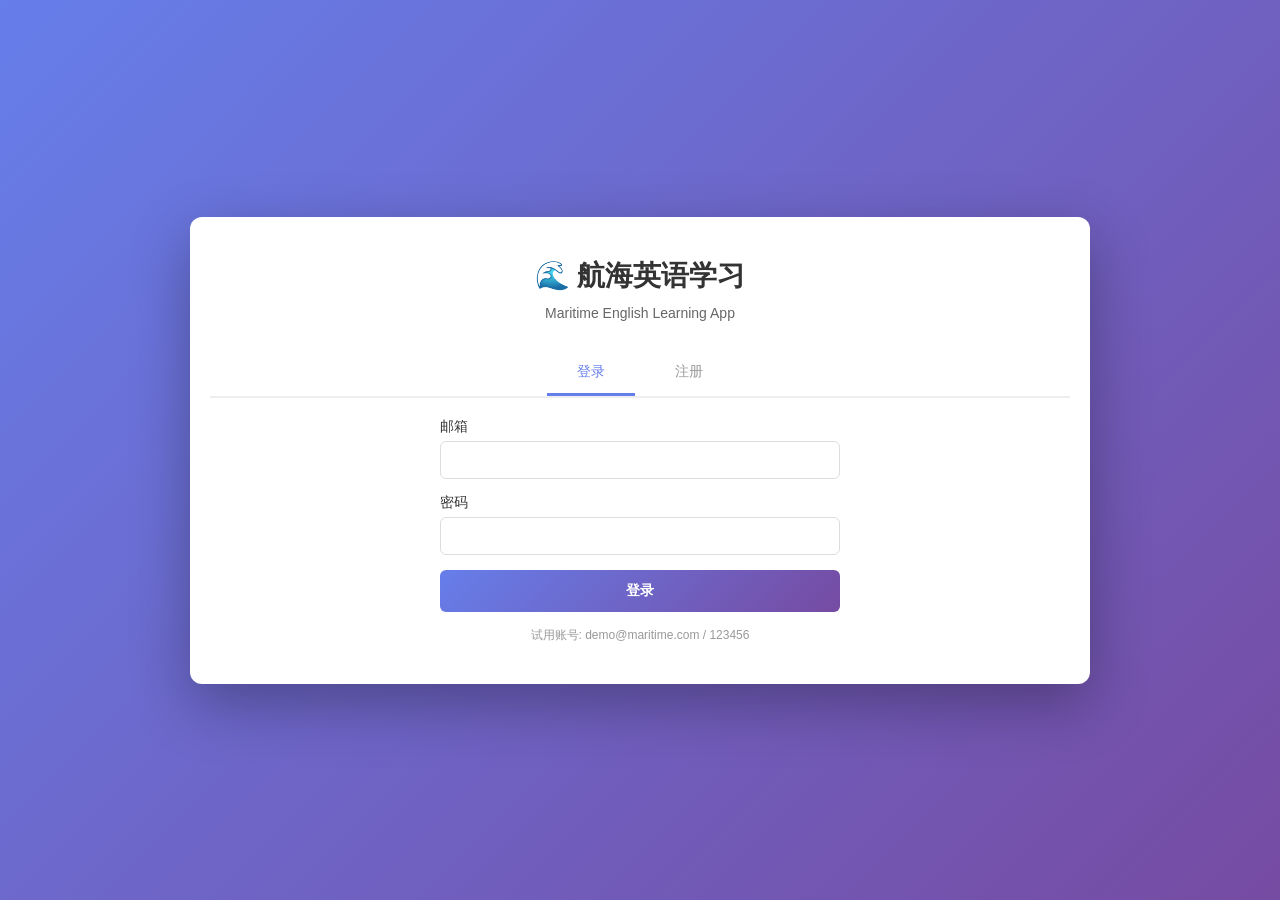
<file: index.html>
<!DOCTYPE html>
<html lang="zh-CN">
<head>
    <meta charset="UTF-8">
    <meta name="viewport" content="width=device-width, initial-scale=1.0">
    <title>航海英语学习应用</title>
    <style>
        /* 航海英语学习应用 - 样式表 */

        * {
            margin: 0;
            padding: 0;
            box-sizing: border-box;
        }

        body {
            font-family: 'Segoe UI', Tahoma, Geneva, Verdana, sans-serif;
            background: linear-gradient(135deg, #667eea 0%, #764ba2 100%);
            min-height: 100vh;
            display: flex;
            justify-content: center;
            align-items: center;
            padding: 20px;
        }

        .container {
            width: 100%;
            max-width: 900px;
            background: white;
            border-radius: 12px;
            box-shadow: 0 20px 60px rgba(0, 0, 0, 0.3);
            overflow: hidden;
        }

        /* ==================== 认证页面 ==================== */

        #authPage {
            display: none;
            padding: 40px 20px;
        }

        #authPage.active {
            display: block;
        }

        .auth-header {
            text-align: center;
            margin-bottom: 30px;
        }

        .auth-header h1 {
            font-size: 28px;
            color: #333;
            margin-bottom: 10px;
        }

        .auth-header p {
            color: #666;
            font-size: 14px;
        }

        .tab-buttons {
            display: flex;
            gap: 10px;
            justify-content: center;
            margin-bottom: 20px;
            border-bottom: 2px solid #eee;
        }

        .tab-btn {
            padding: 12px 30px;
            border: none;
            background: none;
            cursor: pointer;
            font-size: 14px;
            font-weight: 500;
            color: #999;
            border-bottom: 3px solid transparent;
            transition: all 0.3s;
        }

        .tab-btn:hover {
            color: #667eea;
        }

        .tab-btn.active {
            color: #667eea;
            border-bottom-color: #667eea;
        }

        .auth-forms {
            max-width: 400px;
            margin: 0 auto;
        }

        .auth-form {
            display: none;
        }

        .auth-form.active {
            display: block;
        }

        .form-group {
            margin-bottom: 15px;
        }

        .form-group label {
            display: block;
            margin-bottom: 5px;
            color: #333;
            font-size: 14px;
            font-weight: 500;
        }

        .form-group input {
            width: 100%;
            padding: 10px 12px;
            border: 1px solid #ddd;
            border-radius: 6px;
            font-size: 14px;
            transition: border-color 0.3s;
        }

        .form-group input:focus {
            outline: none;
            border-color: #667eea;
            box-shadow: 0 0 0 3px rgba(102, 126, 234, 0.1);
        }

        .btn-submit {
            width: 100%;
            padding: 12px;
            background: linear-gradient(135deg, #667eea 0%, #764ba2 100%);
            color: white;
            border: none;
            border-radius: 6px;
            font-size: 14px;
            font-weight: 600;
            cursor: pointer;
            transition: transform 0.2s;
        }

        .btn-submit:hover {
            transform: translateY(-2px);
        }

        .btn-submit:active {
            transform: translateY(0);
        }

        /* ==================== 主页面 ==================== */

        #mainPage {
            display: none;
        }

        #mainPage.active {
            display: flex;
            flex-direction: column;
            height: 100vh;
        }

        .header {
            background: linear-gradient(135deg, #667eea 0%, #764ba2 100%);
            color: white;
            padding: 20px;
            display: flex;
            justify-content: space-between;
            align-items: center;
        }

        .header-title {
            font-size: 20px;
            font-weight: 600;
        }

        .header-info {
            display: flex;
            align-items: center;
            gap: 15px;
        }

        .user-name {
            font-size: 14px;
        }

        #logoutBtn {
            background: rgba(255, 255, 255, 0.2);
            color: white;
            border: 1px solid rgba(255, 255, 255, 0.3);
            padding: 8px 16px;
            border-radius: 6px;
            cursor: pointer;
            font-size: 12px;
            transition: background 0.3s;
        }

        #logoutBtn:hover {
            background: rgba(255, 255, 255, 0.3);
        }

        .navigation {
            display: flex;
            background: #f5f5f5;
            border-bottom: 1px solid #ddd;
        }

        .nav-btn {
            flex: 1;
            padding: 15px;
            border: none;
            background: none;
            cursor: pointer;
            font-size: 14px;
            font-weight: 500;
            color: #666;
            transition: all 0.3s;
            border-bottom: 3px solid transparent;
        }

        .nav-btn:hover {
            background: #f0f0f0;
            color: #667eea;
        }

        .nav-btn.active {
            color: #667eea;
            border-bottom-color: #667eea;
            background: white;
        }

        .content {
            flex: 1;
            overflow-y: auto;
            padding: 30px;
        }

        .module {
            display: none;
        }

        .module.active {
            display: block;
        }

        /* ==================== 词汇学习模块 ==================== */

        .vocabulary-container {
            max-width: 600px;
            margin: 0 auto;
        }

        .filter-section {
            margin-bottom: 30px;
        }

        #categoryFilter {
            width: 100%;
            padding: 10px;
            border: 1px solid #ddd;
            border-radius: 6px;
            font-size: 14px;
        }

        .word-card {
            background: linear-gradient(135deg, #667eea 0%, #764ba2 100%);
            color: white;
            padding: 30px;
            border-radius: 12px;
            margin-bottom: 20px;
            text-align: center;
        }

        .word-english {
            font-size: 36px;
            font-weight: bold;
            margin-bottom: 10px;
        }

        .word-pronunciation {
            font-size: 16px;
            opacity: 0.9;
            margin-bottom: 15px;
            font-style: italic;
        }

        .word-details {
            font-size: 14px;
            margin-bottom: 15px;
            padding: 15px;
            background: rgba(255, 255, 255, 0.1);
            border-radius: 8px;
        }

        .word-part {
            font-weight: 600;
            margin-bottom: 5px;
        }

        .word-chinese {
            font-size: 18px;
            margin-bottom: 10px;
        }

        .word-example {
            font-size: 13px;
            font-style: italic;
            opacity: 0.95;
        }

        .progress-section {
            margin-bottom: 20px;
        }

        .progress-bar {
            width: 100%;
            height: 8px;
            background: #eee;
            border-radius: 4px;
            overflow: hidden;
            margin-bottom: 10px;
        }

        .progress-fill {
            height: 100%;
            background: linear-gradient(90deg, #667eea 0%, #764ba2 100%);
            transition: width 0.3s;
        }

        .progress-text {
            font-size: 12px;
            color: #666;
            text-align: center;
        }

        .word-actions {
            display: flex;
            gap: 10px;
            margin-bottom: 20px;
        }

        .btn-action {
            flex: 1;
            padding: 12px;
            border: 2px solid #ddd;
            background: white;
            border-radius: 6px;
            cursor: pointer;
            font-size: 14px;
            font-weight: 600;
            transition: all 0.3s;
        }

        .btn-action:hover {
            border-color: #667eea;
            color: #667eea;
        }

        #btnKnown {
            border-color: #52c41a;
            color: #52c41a;
        }

        #btnKnown:hover {
            background: #f6ffed;
        }

        #btnUnknown {
            border-color: #ff4d4f;
            color: #ff4d4f;
        }

        #btnUnknown:hover {
            background: #fff1f0;
        }

        #pronounceBtn {
            padding: 12px 24px;
            background: #667eea;
            color: white;
            border: none;
            border-radius: 6px;
            cursor: pointer;
            font-size: 14px;
            font-weight: 600;
            transition: background 0.3s;
            width: 100%;
        }

        #pronounceBtn:hover {
            background: #764ba2;
        }

        /* ==================== 口语练习模块 ==================== */

        .speaking-container {
            max-width: 600px;
            margin: 0 auto;
        }

        .speaking-word-card {
            background: linear-gradient(135deg, #52c41a 0%, #1890ff 100%);
            color: white;
            padding: 30px;
            border-radius: 12px;
            margin-bottom: 30px;
            text-align: center;
        }

        .speaking-word-title {
            font-size: 14px;
            opacity: 0.9;
            margin-bottom: 10px;
        }

        .speaking-word {
            font-size: 36px;
            font-weight: bold;
            margin-bottom: 15px;
        }

        .speaking-translation {
            font-size: 16px;
        }

        .speaking-controls {
            display: flex;
            gap: 10px;
            margin-bottom: 20px;
        }

        .btn-control {
            flex: 1;
            padding: 12px;
            border: none;
            border-radius: 6px;
            cursor: pointer;
            font-size: 14px;
            font-weight: 600;
            transition: all 0.3s;
        }

        #btnRecord {
            background: #ff4d4f;
            color: white;
        }

        #btnRecord:hover {
            opacity: 0.9;
        }

        #btnStopRecord {
            display: none;
            background: #ff7a45;
            color: white;
        }

        #btnPlayAudio {
            background: #1890ff;
            color: white;
        }

        #btnPlayAudio:hover {
            opacity: 0.9;
        }

        #recordingInfo {
            display: none;
            text-align: center;
            color: #ff4d4f;
            font-size: 14px;
            margin-bottom: 10px;
        }

        #recordingPlayback {
            display: none;
            background: #f5f5f5;
            padding: 20px;
            border-radius: 8px;
            margin-bottom: 20px;
        }

        .playback-controls {
            display: flex;
            gap: 10px;
            margin-bottom: 15px;
        }

        #btnPlayback,
        #btnClear {
            flex: 1;
            padding: 10px;
            border: none;
            border-radius: 6px;
            cursor: pointer;
            font-size: 13px;
            font-weight: 600;
            transition: all 0.3s;
        }

        #btnPlayback {
            background: #1890ff;
            color: white;
        }

        #btnClear {
            background: #ddd;
            color: #666;
        }

        #speechScore {
            display: none;
            background: linear-gradient(135deg, #ffd89b 0%, #19ccff 100%);
            padding: 20px;
            border-radius: 8px;
            text-align: center;
            margin-bottom: 20px;
        }

        .score-title {
            font-size: 14px;
            color: #666;
            margin-bottom: 10px;
        }

        .score-value {
            font-size: 36px;
            font-weight: bold;
            color: #ff4d4f;
            margin-bottom: 10px;
        }

        .score-feedback {
            font-size: 14px;
            color: #666;
        }

        #btnNextSpeaking {
            width: 100%;
            padding: 12px;
            background: #667eea;
            color: white;
            border: none;
            border-radius: 6px;
            cursor: pointer;
            font-size: 14px;
            font-weight: 600;
            transition: background 0.3s;
        }

        #btnNextSpeaking:hover {
            background: #764ba2;
        }

        /* ==================== 听力训练模块 ==================== */

        .listening-container {
            max-width: 600px;
            margin: 0 auto;
        }

        .listening-question-card {
            background: linear-gradient(135deg, #ff7a45 0%, #ff49db 100%);
            color: white;
            padding: 30px;
            border-radius: 12px;
            margin-bottom: 30px;
            text-align: center;
        }

        #listeningQuestion {
            font-size: 16px;
            margin-bottom: 20px;
        }

        #btnPlayListening {
            background: rgba(255, 255, 255, 0.2);
            color: white;
            border: 2px solid white;
            padding: 10px 20px;
            border-radius: 6px;
            cursor: pointer;
            font-size: 14px;
            font-weight: 600;
            transition: all 0.3s;
        }

        #btnPlayListening:hover {
            background: rgba(255, 255, 255, 0.3);
        }

        .options {
            display: flex;
            flex-direction: column;
            gap: 12px;
            margin-bottom: 20px;
        }

        .option-btn {
            padding: 15px;
            border: 2px solid #ddd;
            background: white;
            border-radius: 6px;
            cursor: pointer;
            font-size: 14px;
            font-weight: 500;
            text-align: left;
            transition: all 0.3s;
        }

        .option-btn:hover {
            border-color: #667eea;
        }

        .option-btn.correct {
            background: #f6ffed;
            border-color: #52c41a;
            color: #52c41a;
        }

        .option-btn.incorrect {
            background: #fff1f0;
            border-color: #ff4d4f;
            color: #ff4d4f;
        }

        .option-btn:disabled {
            cursor: not-allowed;
        }

        #listeningResult {
            display: none;
            background: #f5f5f5;
            padding: 15px;
            border-radius: 8px;
            margin-bottom: 20px;
            text-align: center;
        }

        #resultText {
            font-size: 18px;
            font-weight: 600;
            margin-bottom: 15px;
        }

        #btnNextListening {
            width: 100%;
            padding: 12px;
            background: #667eea;
            color: white;
            border: none;
            border-radius: 6px;
            cursor: pointer;
            font-size: 14px;
            font-weight: 600;
            transition: background 0.3s;
        }

        #btnNextListening:hover {
            background: #764ba2;
        }

        /* ==================== 学习进度模块 ==================== */

        .progress-container {
            max-width: 700px;
            margin: 0 auto;
        }

        .stats-grid {
            display: grid;
            grid-template-columns: repeat(auto-fit, minmax(150px, 1fr));
            gap: 15px;
            margin-bottom: 30px;
        }

        .stat-card {
            background: linear-gradient(135deg, #667eea 0%, #764ba2 100%);
            color: white;
            padding: 20px;
            border-radius: 8px;
            text-align: center;
        }

        .stat-value {
            font-size: 28px;
            font-weight: bold;
            margin-bottom: 5px;
        }

        .stat-label {
            font-size: 12px;
            opacity: 0.9;
        }

        .progress-section-title {
            font-size: 16px;
            font-weight: 600;
            color: #333;
            margin-bottom: 15px;
            margin-top: 30px;
        }

        .category-item {
            background: #f5f5f5;
            padding: 15px;
            border-radius: 8px;
            margin-bottom: 12px;
        }

        .category-name {
            display: flex;
            justify-content: space-between;
            margin-bottom: 10px;
            font-size: 14px;
            font-weight: 500;
        }

        .category-progress-bar {
            width: 100%;
            height: 6px;
            background: #ddd;
            border-radius: 3px;
            overflow: hidden;
        }

        .category-progress-fill {
            height: 100%;
            background: linear-gradient(90deg, #667eea 0%, #764ba2 100%);
            transition: width 0.3s;
        }

        .recent-item {
            display: flex;
            justify-content: space-between;
            padding: 12px 0;
            border-bottom: 1px solid #eee;
            font-size: 13px;
        }

        .recent-item:last-child {
            border-bottom: none;
        }

        .recent-item .word {
            font-weight: 600;
            color: #333;
        }

        .recent-item .time {
            color: #999;
        }

        /* ==================== 响应式设计 ==================== */

        @media (max-width: 768px) {
            .container {
                border-radius: 0;
            }

            #mainPage.active {
                height: auto;
            }

            .content {
                padding: 20px;
            }

            .word-english {
                font-size: 28px;
            }

            .stats-grid {
                grid-template-columns: repeat(2, 1fr);
            }

            .header {
                flex-wrap: wrap;
            }

            .navigation {
                flex-wrap: wrap;
            }

            .nav-btn {
                flex: 0 1 auto;
            }
        }
    </style>
</head>
<body>
    <div class="container">
        <!-- ============ 认证页面 ============ -->
        <div id="authPage" class="auth-container">
            <div class="auth-header">
                <h1>🌊 航海英语学习</h1>
                <p>Maritime English Learning App</p>
            </div>

            <div class="tab-buttons">
                <button class="tab-btn active" data-tab="login">登录</button>
                <button class="tab-btn" data-tab="register">注册</button>
            </div>

            <div class="auth-forms">
                <!-- 登录表单 -->
                <form id="loginForm" class="auth-form active">
                    <div class="form-group">
                        <label for="loginEmail">邮箱</label>
                        <input type="email" id="loginEmail" required>
                    </div>
                    <div class="form-group">
                        <label for="loginPassword">密码</label>
                        <input type="password" id="loginPassword" required>
                    </div>
                    <button type="submit" class="btn-submit">登录</button>
                    <div style="text-align: center; margin-top: 15px; font-size: 12px; color: #999;">
                        试用账号: demo@maritime.com / 123456
                    </div>
                </form>

                <!-- 注册表单 -->
                <form id="registerForm" class="auth-form">
                    <div class="form-group">
                        <label for="registerUsername">用户名</label>
                        <input type="text" id="registerUsername" required>
                    </div>
                    <div class="form-group">
                        <label for="registerEmail">邮箱</label>
                        <input type="email" id="registerEmail" required>
                    </div>
                    <div class="form-group">
                        <label for="registerPassword">密码</label>
                        <input type="password" id="registerPassword" required>
                    </div>
                    <div class="form-group">
                        <label for="registerPassword2">确认密码</label>
                        <input type="password" id="registerPassword2" required>
                    </div>
                    <button type="submit" class="btn-submit">注册</button>
                </form>
            </div>
        </div>

        <!-- ============ 主页面 ============ -->
        <div id="mainPage">
            <!-- 头部 -->
            <div class="header">
                <div class="header-title">🌊 航海英语学习</div>
                <div class="header-info">
                    <span class="user-name">欢迎, <span id="userName"></span></span>
                    <button id="logoutBtn">退出登录</button>
                </div>
            </div>

            <!-- 导航栏 -->
            <div class="navigation">
                <button class="nav-btn active" data-module="vocabulary">📚 词汇学习</button>
                <button class="nav-btn" data-module="speaking">🎤 口语练习</button>
                <button class="nav-btn" data-module="listening">👂 听力训练</button>
                <button class="nav-btn" data-module="progress">📊 学习进度</button>
            </div>

            <!-- 内容区域 -->
            <div class="content">
                <!-- 词汇学习模块 -->
                <div id="vocabularyModule" class="module active">
                    <div class="vocabulary-container">
                        <div class="filter-section">
                            <label style="font-weight: 600; display: block; margin-bottom: 8px;">选择分类:</label>
                            <select id="categoryFilter">
                                <option value="">所有分类</option>
                                <option value="通用术语">通用术语</option>
                                <option value="天气条件">天气条件</option>
                                <option value="船舶操作">船舶操作</option>
                                <option value="紧急情况">紧急情况</option>
                                <option value="通讯术语">通讯术语</option>
                                <option value="导航设备">导航设备</option>
                            </select>
                        </div>

                        <div class="progress-section">
                            <div class="progress-bar">
                                <div id="progressFill" class="progress-fill"></div>
                            </div>
                            <div class="progress-text">
                                进度: <span id="wordCounter">0/0</span>
                            </div>
                        </div>

                        <div class="word-card">
                            <div class="word-english" id="wordEnglish">Word</div>
                            <div class="word-pronunciation" id="wordPronunciation">/prəˈnansiˈeɪʃn/</div>
                            <div class="word-details">
                                <div class="word-part" id="wordPart">n.</div>
                                <div class="word-chinese" id="wordChinese">词义</div>
                                <div class="word-example" id="wordExample">例句</div>
                            </div>
                        </div>

                        <div class="word-actions">
                            <button id="pronounceBtn">🔊 发音</button>
                        </div>

                        <div class="word-actions">
                            <button id="btnKnown" class="btn-action">✓ 认识</button>
                            <button id="btnUnknown" class="btn-action">✗ 不认识</button>
                        </div>
                    </div>
                </div>

                <!-- 口语练习模块 -->
                <div id="speakingModule" class="module">
                    <div class="speaking-container">
                        <div class="speaking-word-card">
                            <div class="speaking-word-title">请跟读以下单词:</div>
                            <div class="speaking-word" id="speakingWord">Word</div>
                            <div class="speaking-translation" id="speakingTranslation">译文</div>
                        </div>

                        <div class="speaking-controls">
                            <button id="btnRecord" class="btn-control">🔴 开始录音</button>
                            <button id="btnStopRecord" class="btn-control">⏹ 停止录音</button>
                            <button id="btnPlayAudio" class="btn-control">🔊 播放发音</button>
                        </div>

                        <div id="recordingInfo">正在录音...</div>

                        <div id="recordingPlayback">
                            <p style="margin-bottom: 10px; font-weight: 600;">您的录音:</p>
                            <div class="playback-controls">
                                <button id="btnPlayback">▶ 播放录音</button>
                                <button id="btnClear">🗑 清除</button>
                            </div>
                        </div>

                        <div id="speechScore">
                            <div class="score-title">评分</div>
                            <div class="score-value" id="scoreValue">0</div>
                            <div class="score-feedback">很好的发音!</div>
                        </div>

                        <button id="btnNextSpeaking">下一个单词 →</button>
                    </div>
                </div>

                <!-- 听力训练模块 -->
                <div id="listeningModule" class="module">
                    <div class="listening-container">
                        <div class="listening-question-card">
                            <div id="listeningQuestion">你将听到英文单词，请选择它的中文翻译</div>
                            <button id="btnPlayListening">🔊 播放音频</button>
                        </div>

                        <div class="options">
                            <button class="option-btn" data-index="0">A. 选项1</button>
                            <button class="option-btn" data-index="1">B. 选项2</button>
                            <button class="option-btn" data-index="2">C. 选项3</button>
                            <button class="option-btn" data-index="3">D. 选项4</button>
                        </div>

                        <div id="listeningResult">
                            <div id="resultText">✅ 正确!</div>
                        </div>

                        <button id="btnNextListening">下一题 →</button>
                    </div>
                </div>

                <!-- 学习进度模块 -->
                <div id="progressModule" class="module">
                    <div class="progress-container">
                        <h2 style="margin-bottom: 20px; color: #333;">📊 学习统计</h2>

                        <div class="stats-grid">
                            <div class="stat-card">
                                <div class="stat-value" id="totalWords">0</div>
                                <div class="stat-label">总词汇数</div>
                            </div>
                            <div class="stat-card">
                                <div class="stat-value" id="masteredWords">0</div>
                                <div class="stat-label">已掌握</div>
                            </div>
                            <div class="stat-card">
                                <div class="stat-value" id="progressPercentage">0%</div>
                                <div class="stat-label">完成度</div>
                            </div>
                            <div class="stat-card">
                                <div class="stat-value" id="learningDays">1</div>
                                <div class="stat-label">学习天数</div>
                            </div>
                        </div>

                        <h3 class="progress-section-title">分类进度</h3>
                        <div id="categoryProgress"></div>

                        <h3 class="progress-section-title">最近学习</h3>
                        <div id="recentList"></div>
                    </div>
                </div>
            </div>
        </div>
    </div>

    <script>
        // 航海英语词汇数据库
        const ALL_VOCABULARY = [
            // 通用航海术语
            { english: 'Port', pronunciation: '/pɔːrt/', category: '通用术语', part: 'n.', chinese: '港口', example: 'The ship is heading to the port.' },
            { english: 'Starboard', pronunciation: '/ˈstɑːrbərd/', category: '通用术语', part: 'n.', chinese: '右舷', example: 'Turn to starboard to avoid the rocks.' },
            { english: 'Bow', pronunciation: '/baʊ/', category: '通用术语', part: 'n.', chinese: '船头', example: 'The bow of the ship cuts through the water.' },
            { english: 'Stern', pronunciation: '/stɜːrn/', category: '通用术语', part: 'n.', chinese: '船尾', example: 'The captain stands at the stern.' },
            { english: 'Anchor', pronunciation: '/ˈæŋkər/', category: '通用术语', part: 'n.', chinese: '锚', example: 'Drop the anchor in the shallow water.' },
            { english: 'Deck', pronunciation: '/dek/', category: '通用术语', part: 'n.', chinese: '甲板', example: 'Sailors work on the deck.' },
            { english: 'Hull', pronunciation: '/hʌl/', category: '通用术语', part: 'n.', chinese: '船身', example: 'The hull is damaged by the collision.' },
            { english: 'Cargo', pronunciation: '/ˈkɑːrɡoʊ/', category: '通用术语', part: 'n.', chinese: '货物', example: 'The ship is loaded with cargo.' },
            { english: 'Crew', pronunciation: '/kruː/', category: '通用术语', part: 'n.', chinese: '船员', example: 'The crew of 50 sailed across the ocean.' },
            { english: 'Navigation', pronunciation: '/ˌnævɪˈɡeɪʃn/', category: '通用术语', part: 'n.', chinese: '航行', example: 'Modern navigation uses GPS technology.' },

            // 天气和海况
            { english: 'Storm', pronunciation: '/stɔːrm/', category: '天气条件', part: 'n.', chinese: '风暴', example: 'A severe storm is approaching.' },
            { english: 'Wave', pronunciation: '/weɪv/', category: '天气条件', part: 'n.', chinese: '波浪', example: 'Large waves can damage the ship.' },
            { english: 'Wind', pronunciation: '/wɪnd/', category: '天气条件', part: 'n.', chinese: '风', example: 'The wind speed is 30 knots.' },
            { english: 'Fog', pronunciation: '/fɔːɡ/', category: '天气条件', part: 'n.', chinese: '雾', example: 'Dense fog reduced visibility to 100 meters.' },
            { english: 'Tide', pronunciation: '/taɪd/', category: '天气条件', part: 'n.', chinese: '潮汐', example: 'High tide occurs twice a day.' },
            { english: 'Current', pronunciation: '/ˈkɜːrənt/', category: '天气条件', part: 'n.', chinese: '洋流', example: 'The current is strong in this area.' },
            { english: 'Reef', pronunciation: '/riːf/', category: '天气条件', part: 'n.', chinese: '礁石', example: 'Avoid the coral reef.' },
            { english: 'Squall', pronunciation: '/skwɔːl/', category: '天气条件', part: 'n.', chinese: '风暴', example: 'A sudden squall struck the ship.' },

            // 船舶操作
            { english: 'Hoist', pronunciation: '/hɔɪst/', category: '船舶操作', part: 'v.', chinese: '升起', example: 'Hoist the sails to catch the wind.' },
            { english: 'Lower', pronunciation: '/ˈloʊər/', category: '船舶操作', part: 'v.', chinese: '放低', example: 'Lower the lifeboat.' },
            { english: 'Moor', pronunciation: '/mɔːr/', category: '船舶操作', part: 'v.', chinese: '系泊', example: 'Moor the ship at the dock.' },
            { english: 'Dock', pronunciation: '/dɑːk/', category: '船舶操作', part: 'v.', chinese: '停靠', example: 'The ship will dock in two hours.' },
            { english: 'Berth', pronunciation: '/bɜːrθ/', category: '船舶操作', part: 'n.', chinese: '泊位', example: 'We need to find a berth for the ship.' },
            { english: 'Helm', pronunciation: '/helm/', category: '船舶操作', part: 'n.', chinese: '舵', example: 'Take the helm and steer the ship.' },
            { english: 'Steer', pronunciation: '/stɪr/', category: '船舶操作', part: 'v.', chinese: '操舵', example: 'Steer north by the compass.' },
            { english: 'Course', pronunciation: '/kɔːrs/', category: '船舶操作', part: 'n.', chinese: '航向', example: 'Change course to avoid the storm.' },

            // 紧急情况
            { english: 'Distress', pronunciation: '/dɪˈstres/', category: '紧急情况', part: 'n.', chinese: '遇险', example: 'Send a distress signal immediately.' },
            { english: 'Abandon ship', pronunciation: '/əˈbændən ʃɪp/', category: '紧急情况', part: 'phrase', chinese: '弃船', example: 'The captain ordered to abandon ship.' },
            { english: 'Lifeboat', pronunciation: '/ˈlaɪfboʊt/', category: '紧急情况', part: 'n.', chinese: '救生艇', example: 'Get to the lifeboat immediately.' },
            { english: 'Rescue', pronunciation: '/ˈreskjuː/', category: '紧急情况', part: 'n.', chinese: '救援', example: 'The rescue team arrived within minutes.' },
            { english: 'Collision', pronunciation: '/kəˈlɪʒn/', category: '紧急情况', part: 'n.', chinese: '碰撞', example: 'There was a collision near the harbor.' },
            { english: 'Leak', pronunciation: '/liːk/', category: '紧急情况', part: 'n.', chinese: '漏水', example: 'The hull has a serious leak.' },
            { english: 'Injury', pronunciation: '/ˈɪndʒəri/', category: '紧急情况', part: 'n.', chinese: '受伤', example: 'There are several crew members with injuries.' },
            { english: 'Medical', pronunciation: '/ˈmedɪkl/', category: '紧急情况', part: 'adj.', chinese: '医疗的', example: 'We need medical assistance immediately.' },

            // 通讯术语
            { english: 'Radio', pronunciation: '/ˈreɪdioʊ/', category: '通讯术语', part: 'n.', chinese: '无线电', example: 'Contact the harbor by radio.' },
            { english: 'Channel', pronunciation: '/ˈtʃænl/', category: '通讯术语', part: 'n.', chinese: '频道', example: 'Switch to Channel 16 for emergencies.' },
            { english: 'Transmit', pronunciation: '/trænzˈmɪt/', category: '通讯术语', part: 'v.', chinese: '传送', example: 'Transmit the message at once.' },
            { english: 'Receive', pronunciation: '/rɪˈsiːv/', category: '通讯术语', part: 'v.', chinese: '接收', example: 'We receive the signal clearly.' },
            { english: 'Signal', pronunciation: '/ˈsɪɡnəl/', category: '通讯术语', part: 'n.', chinese: '信号', example: 'The signal is weak.' },
            { english: 'Message', pronunciation: '/ˈmesɪdʒ/', category: '通讯术语', part: 'n.', chinese: '信息', example: 'Important message from the captain.' },

            // 基础航海
            { english: 'Compass', pronunciation: '/ˈkʌmpəs/', category: '导航设备', part: 'n.', chinese: '指南针', example: 'Check the compass to verify the direction.' },
            { english: 'Chart', pronunciation: '/tʃɑːrt/', category: '导航设备', part: 'n.', chinese: '海图', example: 'Study the chart before sailing.' },
            { english: 'Latitude', pronunciation: '/ˈlætɪtuːd/', category: '导航设备', part: 'n.', chinese: '纬度', example: 'Our latitude is 40 degrees north.' },
            { english: 'Longitude', pronunciation: '/ˈlɑːndʒɪtuːd/', category: '导航设备', part: 'n.', chinese: '经度', example: 'Mark the longitude on the map.' },
            { english: 'Speed', pronunciation: '/spiːd/', category: '导航设备', part: 'n.', chinese: '速度', example: 'Reduce speed in shallow water.' },
            { english: 'Depth', pronunciation: '/depθ/', category: '导航设备', part: 'n.', chinese: '深度', example: 'Check the depth of the water.' }
        ];

        // 航海英语学习应用主程序

        // ============================================
        // 状态管理
        // ============================================

        let currentUser = null;
        let users = JSON.parse(localStorage.getItem('maritime_users')) || [];
        let currentVocabularyIndex = 0;
        let currentVocabularyList = ALL_VOCABULARY;
        let userProgress = JSON.parse(localStorage.getItem('user_progress')) || {};
        let mediaRecorder = null;
        let audioChunks = [];
        let recordedAudio = null;

        // ============================================
        // 初始化应用
        // ============================================

        document.addEventListener('DOMContentLoaded', () => {
            setupEventListeners();
            checkLoginStatus();
            // 测试账号
            initializeDemoAccount();
        });

        function initializeDemoAccount() {
            const demoExists = users.some(u => u.email === 'demo@maritime.com');
            if (!demoExists) {
                users.push({
                    id: Date.now(),
                    username: 'Demo User',
                    email: 'demo@maritime.com',
                    password: '123456',
                    createdAt: new Date().toISOString()
                });
                saveUsers();
            }
        }

        // ============================================
        // 事件监听器设置
        // ============================================

        function setupEventListeners() {
            // 认证页面
            document.querySelectorAll('.tab-btn').forEach(btn => {
                btn.addEventListener('click', switchAuthTab);
            });

            document.getElementById('loginForm').addEventListener('submit', handleLogin);
            document.getElementById('registerForm').addEventListener('submit', handleRegister);
            document.getElementById('logoutBtn').addEventListener('click', handleLogout);

            // 导航
            document.querySelectorAll('.nav-btn').forEach(btn => {
                btn.addEventListener('click', switchModule);
            });

            // 词汇学习
            document.getElementById('categoryFilter').addEventListener('change', filterVocabulary);
            document.getElementById('btnKnown').addEventListener('click', () => markWordStatus(true));
            document.getElementById('btnUnknown').addEventListener('click', () => markWordStatus(false));
            document.getElementById('pronounceBtn').addEventListener('click', pronounceWord);

            // 口语练习
            document.getElementById('btnRecord').addEventListener('click', startRecording);
            document.getElementById('btnStopRecord').addEventListener('click', stopRecording);
            document.getElementById('btnPlayAudio').addEventListener('click', playAudio);
            document.getElementById('btnPlayback').addEventListener('click', playRecording);
            document.getElementById('btnClear').addEventListener('click', clearRecording);
            document.getElementById('btnNextSpeaking').addEventListener('click', nextSpeakingWord);

            // 听力训练
            document.getElementById('btnPlayListening').addEventListener('click', playListeningAudio);
            document.querySelectorAll('.option-btn').forEach(btn => {
                btn.addEventListener('click', handleListeningAnswer);
            });
            document.getElementById('btnNextListening').addEventListener('click', nextListeningQuestion);
        }

        // ============================================
        // 认证功能
        // ============================================

        function switchAuthTab(e) {
            const tab = e.target.dataset.tab;
            document.querySelectorAll('.auth-form').forEach(form => form.classList.remove('active'));
            document.querySelectorAll('.tab-btn').forEach(btn => btn.classList.remove('active'));
            
            document.getElementById(tab + 'Form').classList.add('active');
            e.target.classList.add('active');
        }

        function handleLogin(e) {
            e.preventDefault();
            const email = document.getElementById('loginEmail').value;
            const password = document.getElementById('loginPassword').value;

            const user = users.find(u => u.email === email && u.password === password);
            if (user) {
                currentUser = user;
                localStorage.setItem('current_user', JSON.stringify(user));
                showMainPage();
            } else {
                alert('邮箱或密码错误！');
            }
        }

        function handleRegister(e) {
            e.preventDefault();
            const username = document.getElementById('registerUsername').value;
            const email = document.getElementById('registerEmail').value;
            const password = document.getElementById('registerPassword').value;
            const password2 = document.getElementById('registerPassword2').value;

            if (password !== password2) {
                alert('密码不一致！');
                return;
            }

            if (users.some(u => u.email === email)) {
                alert('邮箱已被注册！');
                return;
            }

            const newUser = {
                id: Date.now(),
                username,
                email,
                password,
                createdAt: new Date().toISOString()
            };

            users.push(newUser);
            saveUsers();
            currentUser = newUser;
            localStorage.setItem('current_user', JSON.stringify(newUser));
            showMainPage();
        }

        function handleLogout() {
            currentUser = null;
            localStorage.removeItem('current_user');
            showAuthPage();
        }

        function checkLoginStatus() {
            const saved = localStorage.getItem('current_user');
            if (saved) {
                currentUser = JSON.parse(saved);
                showMainPage();
            } else {
                showAuthPage();
            }
        }

        function showAuthPage() {
            document.getElementById('authPage').classList.add('active');
            document.getElementById('mainPage').classList.remove('active');
        }

        function showMainPage() {
            document.getElementById('authPage').classList.remove('active');
            document.getElementById('mainPage').classList.add('active');
            document.getElementById('userName').textContent = currentUser.username;
            loadUserProgress();
            switchModule({ target: document.querySelector('.nav-btn.active') });
        }

        // ============================================
        // 数据持久化
        // ============================================

        function saveUsers() {
            localStorage.setItem('maritime_users', JSON.stringify(users));
        }

        function loadUserProgress() {
            const key = 'progress_' + currentUser.id;
            userProgress = JSON.parse(localStorage.getItem(key)) || {
                vocabulary: {},
                statistics: {
                    totalLearned: 0,
                    totalMastered: 0,
                    learningDays: 1,
                    lastUpdate: new Date().toISOString()
                }
            };
        }

        function saveUserProgress() {
            const key = 'progress_' + currentUser.id;
            localStorage.setItem(key, JSON.stringify(userProgress));
        }

        // ============================================
        // 模块切换
        // ============================================

        function switchModule(e) {
            const module = e.target.dataset.module;
            
            document.querySelectorAll('.nav-btn').forEach(btn => btn.classList.remove('active'));
            e.target.classList.add('active');
            
            document.querySelectorAll('.module').forEach(m => m.classList.remove('active'));
            document.getElementById(module + 'Module').classList.add('active');

            if (module === 'vocabulary') {
                loadVocabulary();
            } else if (module === 'speaking') {
                loadSpeakingModule();
            } else if (module === 'listening') {
                loadListeningModule();
            } else if (module === 'progress') {
                loadProgressModule();
            }
        }

        // ============================================
        // 词汇学习模块
        // ============================================

        function filterVocabulary() {
            const category = document.getElementById('categoryFilter').value;
            if (category) {
                currentVocabularyList = ALL_VOCABULARY.filter(v => v.category === category);
            } else {
                currentVocabularyList = ALL_VOCABULARY;
            }
            currentVocabularyIndex = 0;
            loadVocabulary();
        }

        function loadVocabulary() {
            if (currentVocabularyList.length === 0) {
                currentVocabularyList = ALL_VOCABULARY;
            }
            displayVocabulary();
        }

        function displayVocabulary() {
            if (currentVocabularyIndex >= currentVocabularyList.length) {
                currentVocabularyIndex = 0;
            }

            const word = currentVocabularyList[currentVocabularyIndex];
            
            document.getElementById('wordEnglish').textContent = word.english;
            document.getElementById('wordPronunciation').textContent = word.pronunciation;
            document.getElementById('wordPart').textContent = word.part;
            document.getElementById('wordChinese').textContent = word.chinese;
            document.getElementById('wordExample').textContent = word.example;
            
            const progress = ((currentVocabularyIndex + 1) / currentVocabularyList.length) * 100;
            document.getElementById('progressFill').style.width = progress + '%';
            document.getElementById('wordCounter').textContent = `${currentVocabularyIndex + 1}/${currentVocabularyList.length}`;
        }

        function pronounceWord() {
            const word = currentVocabularyList[currentVocabularyIndex];
            if ('speechSynthesis' in window) {
                const utterance = new SpeechSynthesisUtterance(word.english);
                utterance.lang = 'en-US';
                speechSynthesis.speak(utterance);
            }
        }

        function markWordStatus(known) {
            const word = currentVocabularyList[currentVocabularyIndex];
            const wordId = word.english;
            
            if (!userProgress.vocabulary[wordId]) {
                userProgress.vocabulary[wordId] = {
                    known: false,
                    learned: false,
                    attempts: 0,
                    lastReview: null
                };
            }
            
            userProgress.vocabulary[wordId].known = known;
            userProgress.vocabulary[wordId].attempts++;
            userProgress.vocabulary[wordId].lastReview = new Date().toISOString();
            
            if (known) {
                userProgress.vocabulary[wordId].learned = true;
                userProgress.statistics.totalMastered++;
            }
            userProgress.statistics.totalLearned++;
            
            saveUserProgress();
            
            currentVocabularyIndex++;
            displayVocabulary();
        }

        // ============================================
        // 口语练习模块
        // ============================================

        function loadSpeakingModule() {
            const randomWord = currentVocabularyList[Math.floor(Math.random() * currentVocabularyList.length)];
            document.getElementById('speakingWord').textContent = randomWord.english;
            document.getElementById('speakingTranslation').textContent = randomWord.chinese;
            pronounceSpeakingWord(randomWord.english);
        }

        function pronounceSpeakingWord(word) {
            if ('speechSynthesis' in window) {
                const utterance = new SpeechSynthesisUtterance(word);
                utterance.lang = 'en-US';
                speechSynthesis.speak(utterance);
            }
        }

        function startRecording() {
            navigator.mediaDevices.getUserMedia({ audio: true }).then(stream => {
                mediaRecorder = new MediaRecorder(stream);
                audioChunks = [];
                
                mediaRecorder.ondataavailable = (e) => {
                    audioChunks.push(e.data);
                };
                
                mediaRecorder.onstop = () => {
                    recordedAudio = new Blob(audioChunks, { type: 'audio/wav' });
                    showRecordingPlayback();
                };
                
                mediaRecorder.start();
                document.getElementById('btnRecord').style.display = 'none';
                document.getElementById('btnStopRecord').style.display = 'inline-block';
                document.getElementById('recordingInfo').style.display = 'block';
            }).catch(err => {
                alert('无法访问麦克风：' + err.message);
            });
        }

        function stopRecording() {
            if (mediaRecorder) {
                mediaRecorder.stop();
                mediaRecorder.stream.getTracks().forEach(track => track.stop());
                document.getElementById('btnRecord').style.display = 'inline-block';
                document.getElementById('btnStopRecord').style.display = 'none';
                document.getElementById('recordingInfo').style.display = 'none';
            }
        }

        function playRecording() {
            if (recordedAudio) {
                const audio = new Audio(URL.createObjectURL(recordedAudio));
                audio.play();
            }
        }

        function clearRecording() {
            recordedAudio = null;
            audioChunks = [];
            document.getElementById('recordingPlayback').style.display = 'none';
            document.getElementById('btnRecord').style.display = 'inline-block';
        }

        function showRecordingPlayback() {
            document.getElementById('recordingPlayback').style.display = 'block';
            // 模拟评分
            const score = Math.floor(Math.random() * 40 + 60);
            document.getElementById('scoreValue').textContent = score;
            document.getElementById('speechScore').style.display = 'block';
        }

        function nextSpeakingWord() {
            clearRecording();
            document.getElementById('speechScore').style.display = 'none';
            loadSpeakingModule();
        }

        function playAudio() {
            const word = document.getElementById('speakingWord').textContent;
            pronounceSpeakingWord(word);
        }

        // ============================================
        // 听力训练模块
        // ============================================

        function loadListeningQuestion() {
            const word = currentVocabularyList[Math.floor(Math.random() * currentVocabularyList.length)];
            
            document.getElementById('listeningQuestion').textContent = `你将听到英文单词，请选择它的中文翻译`;
            
            // 生成选项
            const options = [word.chinese];
            while (options.length < 4) {
                const randomWord = currentVocabularyList[Math.floor(Math.random() * currentVocabularyList.length)];
                if (!options.includes(randomWord.chinese)) {
                    options.push(randomWord.chinese);
                }
            }
            
            // 打乱顺序
            options.sort(() => Math.random() - 0.5);
            const correctAnswer = options.indexOf(word.chinese);
            
            // 保存答案到按钮
            document.querySelectorAll('.option-btn').forEach((btn, index) => {
                btn.textContent = String.fromCharCode(65 + index) + '. ' + options[index];
                btn.dataset.correct = index === correctAnswer;
                btn.classList.remove('selected', 'correct', 'incorrect');
                btn.disabled = false;
            });
            
            document.getElementById('listeningResult').style.display = 'none';
            
            // 播放单词
            setTimeout(() => {
                pronounceSpeakingWord(word.english);
            }, 500);
        }

        function loadListeningModule() {
            loadListeningQuestion();
        }

        function handleListeningAnswer(e) {
            const isCorrect = e.target.dataset.correct === 'true';
            
            e.target.classList.add(isCorrect ? 'correct' : 'incorrect');
            
            document.querySelectorAll('.option-btn').forEach(btn => {
                if (btn.dataset.correct === 'true') {
                    btn.classList.add('correct');
                }
                btn.disabled = true;
            });
            
            const resultText = isCorrect ? '✅ 正确!' : '❌ 错误，请再试一次';
            document.getElementById('resultText').textContent = resultText;
            document.getElementById('listeningResult').style.display = 'block';
        }

        function nextListeningQuestion() {
            loadListeningQuestion();
        }

        function playListeningAudio() {
            const word = currentVocabularyList[Math.floor(Math.random() * currentVocabularyList.length)];
            pronounceSpeakingWord(word.english);
        }

        // ============================================
        // 学习进度模块
        // ============================================

        function loadProgressModule() {
            updateProgressStats();
            displayCategoryProgress();
            displayRecentActivity();
        }

        function updateProgressStats() {
            const totalWords = ALL_VOCABULARY.length;
            const masteredCount = Object.values(userProgress.vocabulary).filter(v => v.learned).length;
            const percentage = Math.round((masteredCount / totalWords) * 100);
            
            document.getElementById('totalWords').textContent = totalWords;
            document.getElementById('masteredWords').textContent = masteredCount;
            document.getElementById('progressPercentage').textContent = percentage + '%';
            document.getElementById('learningDays').textContent = userProgress.statistics.learningDays || 1;
        }

        function displayCategoryProgress() {
            const categories = [...new Set(ALL_VOCABULARY.map(v => v.category))];
            const html = categories.map(category => {
                const categoryWords = ALL_VOCABULARY.filter(v => v.category === category);
                const mastered = categoryWords.filter(w => {
                    const prog = userProgress.vocabulary[w.english];
                    return prog && prog.learned;
                }).length;
                const percentage = Math.round((mastered / categoryWords.length) * 100);
                
                return `
                    <div class="category-item">
                        <div class="category-name">
                            <span>${category}</span>
                            <span>${mastered}/${categoryWords.length}</span>
                        </div>
                        <div class="category-progress-bar">
                            <div class="category-progress-fill" style="width: ${percentage}%"></div>
                        </div>
                    </div>
                `;
            }).join('');
            
            document.getElementById('categoryProgress').innerHTML = html;
        }

        function displayRecentActivity() {
            const recentWords = Object.entries(userProgress.vocabulary)
                .sort((a, b) => new Date(b[1].lastReview) - new Date(a[1].lastReview))
                .slice(0, 5);
            
            const html = recentWords.map(([word, data]) => {
                const time = new Date(data.lastReview).toLocaleString('zh-CN');
                return `
                    <div class="recent-item">
                        <span class="word">${word}</span>
                        <span class="time">${time}</span>
                    </div>
                `;
            }).join('');
            
            document.getElementById('recentList').innerHTML = html || '<p style="color: #999;">暂无学习记录</p>';
        }

        console.log('Maritime English App initialized');
    </script>
</body>
</html>
</file>
<file: maritime-app/styles.css>
/* 航海英语学习应用 - 样式表 */

* {
    margin: 0;
    padding: 0;
    box-sizing: border-box;
}

body {
    font-family: 'Segoe UI', Tahoma, Geneva, Verdana, sans-serif;
    background: linear-gradient(135deg, #667eea 0%, #764ba2 100%);
    min-height: 100vh;
    display: flex;
    justify-content: center;
    align-items: center;
    padding: 20px;
}

.container {
    width: 100%;
    max-width: 900px;
    background: white;
    border-radius: 12px;
    box-shadow: 0 20px 60px rgba(0, 0, 0, 0.3);
    overflow: hidden;
}

/* ==================== 认证页面 ==================== */

#authPage {
    display: none;
    padding: 40px 20px;
}

#authPage.active {
    display: block;
}

.auth-header {
    text-align: center;
    margin-bottom: 30px;
}

.auth-header h1 {
    font-size: 28px;
    color: #333;
    margin-bottom: 10px;
}

.auth-header p {
    color: #666;
    font-size: 14px;
}

.tab-buttons {
    display: flex;
    gap: 10px;
    justify-content: center;
    margin-bottom: 20px;
    border-bottom: 2px solid #eee;
}

.tab-btn {
    padding: 12px 30px;
    border: none;
    background: none;
    cursor: pointer;
    font-size: 14px;
    font-weight: 500;
    color: #999;
    border-bottom: 3px solid transparent;
    transition: all 0.3s;
}

.tab-btn:hover {
    color: #667eea;
}

.tab-btn.active {
    color: #667eea;
    border-bottom-color: #667eea;
}

.auth-forms {
    max-width: 400px;
    margin: 0 auto;
}

.auth-form {
    display: none;
}

.auth-form.active {
    display: block;
}

.form-group {
    margin-bottom: 15px;
}

.form-group label {
    display: block;
    margin-bottom: 5px;
    color: #333;
    font-size: 14px;
    font-weight: 500;
}

.form-group input {
    width: 100%;
    padding: 10px 12px;
    border: 1px solid #ddd;
    border-radius: 6px;
    font-size: 14px;
    transition: border-color 0.3s;
}

.form-group input:focus {
    outline: none;
    border-color: #667eea;
    box-shadow: 0 0 0 3px rgba(102, 126, 234, 0.1);
}

.btn-submit {
    width: 100%;
    padding: 12px;
    background: linear-gradient(135deg, #667eea 0%, #764ba2 100%);
    color: white;
    border: none;
    border-radius: 6px;
    font-size: 14px;
    font-weight: 600;
    cursor: pointer;
    transition: transform 0.2s;
}

.btn-submit:hover {
    transform: translateY(-2px);
}

.btn-submit:active {
    transform: translateY(0);
}

/* ==================== 主页面 ==================== */

#mainPage {
    display: none;
}

#mainPage.active {
    display: flex;
    flex-direction: column;
    height: 100vh;
}

.header {
    background: linear-gradient(135deg, #667eea 0%, #764ba2 100%);
    color: white;
    padding: 20px;
    display: flex;
    justify-content: space-between;
    align-items: center;
}

.header-title {
    font-size: 20px;
    font-weight: 600;
}

.header-info {
    display: flex;
    align-items: center;
    gap: 15px;
}

.user-name {
    font-size: 14px;
}

#logoutBtn {
    background: rgba(255, 255, 255, 0.2);
    color: white;
    border: 1px solid rgba(255, 255, 255, 0.3);
    padding: 8px 16px;
    border-radius: 6px;
    cursor: pointer;
    font-size: 12px;
    transition: background 0.3s;
}

#logoutBtn:hover {
    background: rgba(255, 255, 255, 0.3);
}

.navigation {
    display: flex;
    background: #f5f5f5;
    border-bottom: 1px solid #ddd;
}

.nav-btn {
    flex: 1;
    padding: 15px;
    border: none;
    background: none;
    cursor: pointer;
    font-size: 14px;
    font-weight: 500;
    color: #666;
    transition: all 0.3s;
    border-bottom: 3px solid transparent;
}

.nav-btn:hover {
    background: #f0f0f0;
    color: #667eea;
}

.nav-btn.active {
    color: #667eea;
    border-bottom-color: #667eea;
    background: white;
}

.content {
    flex: 1;
    overflow-y: auto;
    padding: 30px;
}

.module {
    display: none;
}

.module.active {
    display: block;
}

/* ==================== 词汇学习模块 ==================== */

.vocabulary-container {
    max-width: 600px;
    margin: 0 auto;
}

.filter-section {
    margin-bottom: 30px;
}

#categoryFilter {
    width: 100%;
    padding: 10px;
    border: 1px solid #ddd;
    border-radius: 6px;
    font-size: 14px;
}

.word-card {
    background: linear-gradient(135deg, #667eea 0%, #764ba2 100%);
    color: white;
    padding: 30px;
    border-radius: 12px;
    margin-bottom: 20px;
    text-align: center;
}

.word-english {
    font-size: 36px;
    font-weight: bold;
    margin-bottom: 10px;
}

.word-pronunciation {
    font-size: 16px;
    opacity: 0.9;
    margin-bottom: 15px;
    font-style: italic;
}

.word-details {
    font-size: 14px;
    margin-bottom: 15px;
    padding: 15px;
    background: rgba(255, 255, 255, 0.1);
    border-radius: 8px;
}

.word-part {
    font-weight: 600;
    margin-bottom: 5px;
}

.word-chinese {
    font-size: 18px;
    margin-bottom: 10px;
}

.word-example {
    font-size: 13px;
    font-style: italic;
    opacity: 0.95;
}

.progress-section {
    margin-bottom: 20px;
}

.progress-bar {
    width: 100%;
    height: 8px;
    background: #eee;
    border-radius: 4px;
    overflow: hidden;
    margin-bottom: 10px;
}

.progress-fill {
    height: 100%;
    background: linear-gradient(90deg, #667eea 0%, #764ba2 100%);
    transition: width 0.3s;
}

.progress-text {
    font-size: 12px;
    color: #666;
    text-align: center;
}

.word-actions {
    display: flex;
    gap: 10px;
    margin-bottom: 20px;
}

.btn-action {
    flex: 1;
    padding: 12px;
    border: 2px solid #ddd;
    background: white;
    border-radius: 6px;
    cursor: pointer;
    font-size: 14px;
    font-weight: 600;
    transition: all 0.3s;
}

.btn-action:hover {
    border-color: #667eea;
    color: #667eea;
}

#btnKnown {
    border-color: #52c41a;
    color: #52c41a;
}

#btnKnown:hover {
    background: #f6ffed;
}

#btnUnknown {
    border-color: #ff4d4f;
    color: #ff4d4f;
}

#btnUnknown:hover {
    background: #fff1f0;
}

#pronounceBtn {
    padding: 12px 24px;
    background: #667eea;
    color: white;
    border: none;
    border-radius: 6px;
    cursor: pointer;
    font-size: 14px;
    font-weight: 600;
    transition: background 0.3s;
    width: 100%;
}

#pronounceBtn:hover {
    background: #764ba2;
}

/* ==================== 口语练习模块 ==================== */

.speaking-container {
    max-width: 600px;
    margin: 0 auto;
}

.speaking-word-card {
    background: linear-gradient(135deg, #52c41a 0%, #1890ff 100%);
    color: white;
    padding: 30px;
    border-radius: 12px;
    margin-bottom: 30px;
    text-align: center;
}

.speaking-word-title {
    font-size: 14px;
    opacity: 0.9;
    margin-bottom: 10px;
}

.speaking-word {
    font-size: 36px;
    font-weight: bold;
    margin-bottom: 15px;
}

.speaking-translation {
    font-size: 16px;
}

.speaking-controls {
    display: flex;
    gap: 10px;
    margin-bottom: 20px;
}

.btn-control {
    flex: 1;
    padding: 12px;
    border: none;
    border-radius: 6px;
    cursor: pointer;
    font-size: 14px;
    font-weight: 600;
    transition: all 0.3s;
}

#btnRecord {
    background: #ff4d4f;
    color: white;
}

#btnRecord:hover {
    opacity: 0.9;
}

#btnStopRecord {
    display: none;
    background: #ff7a45;
    color: white;
}

#btnPlayAudio {
    background: #1890ff;
    color: white;
}

#btnPlayAudio:hover {
    opacity: 0.9;
}

#recordingInfo {
    display: none;
    text-align: center;
    color: #ff4d4f;
    font-size: 14px;
    margin-bottom: 10px;
}

#recordingPlayback {
    display: none;
    background: #f5f5f5;
    padding: 20px;
    border-radius: 8px;
    margin-bottom: 20px;
}

.playback-controls {
    display: flex;
    gap: 10px;
    margin-bottom: 15px;
}

#btnPlayback,
#btnClear {
    flex: 1;
    padding: 10px;
    border: none;
    border-radius: 6px;
    cursor: pointer;
    font-size: 13px;
    font-weight: 600;
    transition: all 0.3s;
}

#btnPlayback {
    background: #1890ff;
    color: white;
}

#btnClear {
    background: #ddd;
    color: #666;
}

#speechScore {
    display: none;
    background: linear-gradient(135deg, #ffd89b 0%, #19ccff 100%);
    padding: 20px;
    border-radius: 8px;
    text-align: center;
    margin-bottom: 20px;
}

.score-title {
    font-size: 14px;
    color: #666;
    margin-bottom: 10px;
}

.score-value {
    font-size: 36px;
    font-weight: bold;
    color: #ff4d4f;
    margin-bottom: 10px;
}

.score-feedback {
    font-size: 14px;
    color: #666;
}

#btnNextSpeaking {
    width: 100%;
    padding: 12px;
    background: #667eea;
    color: white;
    border: none;
    border-radius: 6px;
    cursor: pointer;
    font-size: 14px;
    font-weight: 600;
    transition: background 0.3s;
}

#btnNextSpeaking:hover {
    background: #764ba2;
}

/* ==================== 听力训练模块 ==================== */

.listening-container {
    max-width: 600px;
    margin: 0 auto;
}

.listening-question-card {
    background: linear-gradient(135deg, #ff7a45 0%, #ff49db 100%);
    color: white;
    padding: 30px;
    border-radius: 12px;
    margin-bottom: 30px;
    text-align: center;
}

#listeningQuestion {
    font-size: 16px;
    margin-bottom: 20px;
}

#btnPlayListening {
    background: rgba(255, 255, 255, 0.2);
    color: white;
    border: 2px solid white;
    padding: 10px 20px;
    border-radius: 6px;
    cursor: pointer;
    font-size: 14px;
    font-weight: 600;
    transition: all 0.3s;
}

#btnPlayListening:hover {
    background: rgba(255, 255, 255, 0.3);
}

.options {
    display: flex;
    flex-direction: column;
    gap: 12px;
    margin-bottom: 20px;
}

.option-btn {
    padding: 15px;
    border: 2px solid #ddd;
    background: white;
    border-radius: 6px;
    cursor: pointer;
    font-size: 14px;
    font-weight: 500;
    text-align: left;
    transition: all 0.3s;
}

.option-btn:hover {
    border-color: #667eea;
}

.option-btn.correct {
    background: #f6ffed;
    border-color: #52c41a;
    color: #52c41a;
}

.option-btn.incorrect {
    background: #fff1f0;
    border-color: #ff4d4f;
    color: #ff4d4f;
}

.option-btn:disabled {
    cursor: not-allowed;
}

#listeningResult {
    display: none;
    background: #f5f5f5;
    padding: 15px;
    border-radius: 8px;
    margin-bottom: 20px;
    text-align: center;
}

#resultText {
    font-size: 18px;
    font-weight: 600;
    margin-bottom: 15px;
}

#btnNextListening {
    width: 100%;
    padding: 12px;
    background: #667eea;
    color: white;
    border: none;
    border-radius: 6px;
    cursor: pointer;
    font-size: 14px;
    font-weight: 600;
    transition: background 0.3s;
}

#btnNextListening:hover {
    background: #764ba2;
}

/* ==================== 学习进度模块 ==================== */

.progress-container {
    max-width: 700px;
    margin: 0 auto;
}

.stats-grid {
    display: grid;
    grid-template-columns: repeat(auto-fit, minmax(150px, 1fr));
    gap: 15px;
    margin-bottom: 30px;
}

.stat-card {
    background: linear-gradient(135deg, #667eea 0%, #764ba2 100%);
    color: white;
    padding: 20px;
    border-radius: 8px;
    text-align: center;
}

.stat-value {
    font-size: 28px;
    font-weight: bold;
    margin-bottom: 5px;
}

.stat-label {
    font-size: 12px;
    opacity: 0.9;
}

.progress-section-title {
    font-size: 16px;
    font-weight: 600;
    color: #333;
    margin-bottom: 15px;
    margin-top: 30px;
}

.category-item {
    background: #f5f5f5;
    padding: 15px;
    border-radius: 8px;
    margin-bottom: 12px;
}

.category-name {
    display: flex;
    justify-content: space-between;
    margin-bottom: 10px;
    font-size: 14px;
    font-weight: 500;
}

.category-progress-bar {
    width: 100%;
    height: 6px;
    background: #ddd;
    border-radius: 3px;
    overflow: hidden;
}

.category-progress-fill {
    height: 100%;
    background: linear-gradient(90deg, #667eea 0%, #764ba2 100%);
    transition: width 0.3s;
}

.recent-item {
    display: flex;
    justify-content: space-between;
    padding: 12px 0;
    border-bottom: 1px solid #eee;
    font-size: 13px;
}

.recent-item:last-child {
    border-bottom: none;
}

.recent-item .word {
    font-weight: 600;
    color: #333;
}

.recent-item .time {
    color: #999;
}

/* ==================== 响应式设计 ==================== */

@media (max-width: 768px) {
    .container {
        border-radius: 0;
    }

    #mainPage.active {
        height: auto;
    }

    .content {
        padding: 20px;
    }

    .word-english {
        font-size: 28px;
    }

    .stats-grid {
        grid-template-columns: repeat(2, 1fr);
    }

    .header {
        flex-wrap: wrap;
    }

    .navigation {
        flex-wrap: wrap;
    }

    .nav-btn {
        flex: 0 1 auto;
    }
}
</file>
